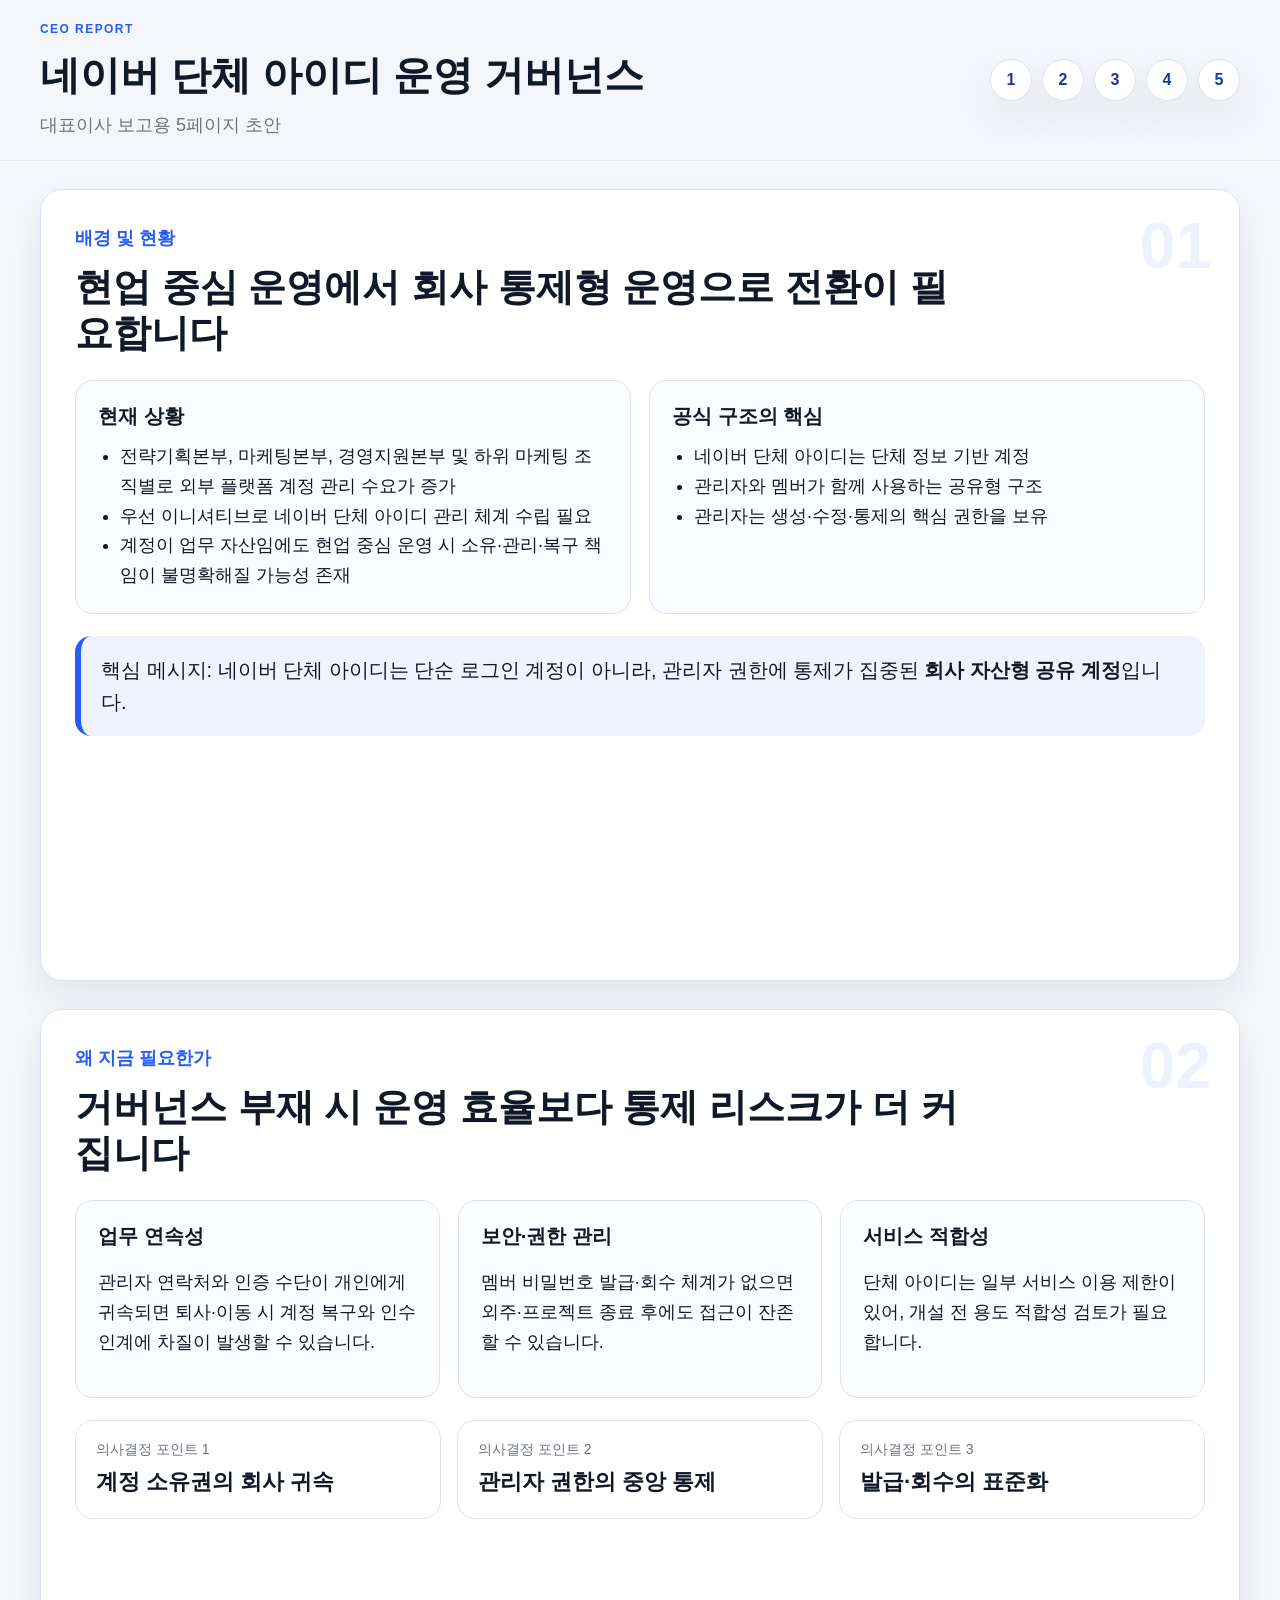
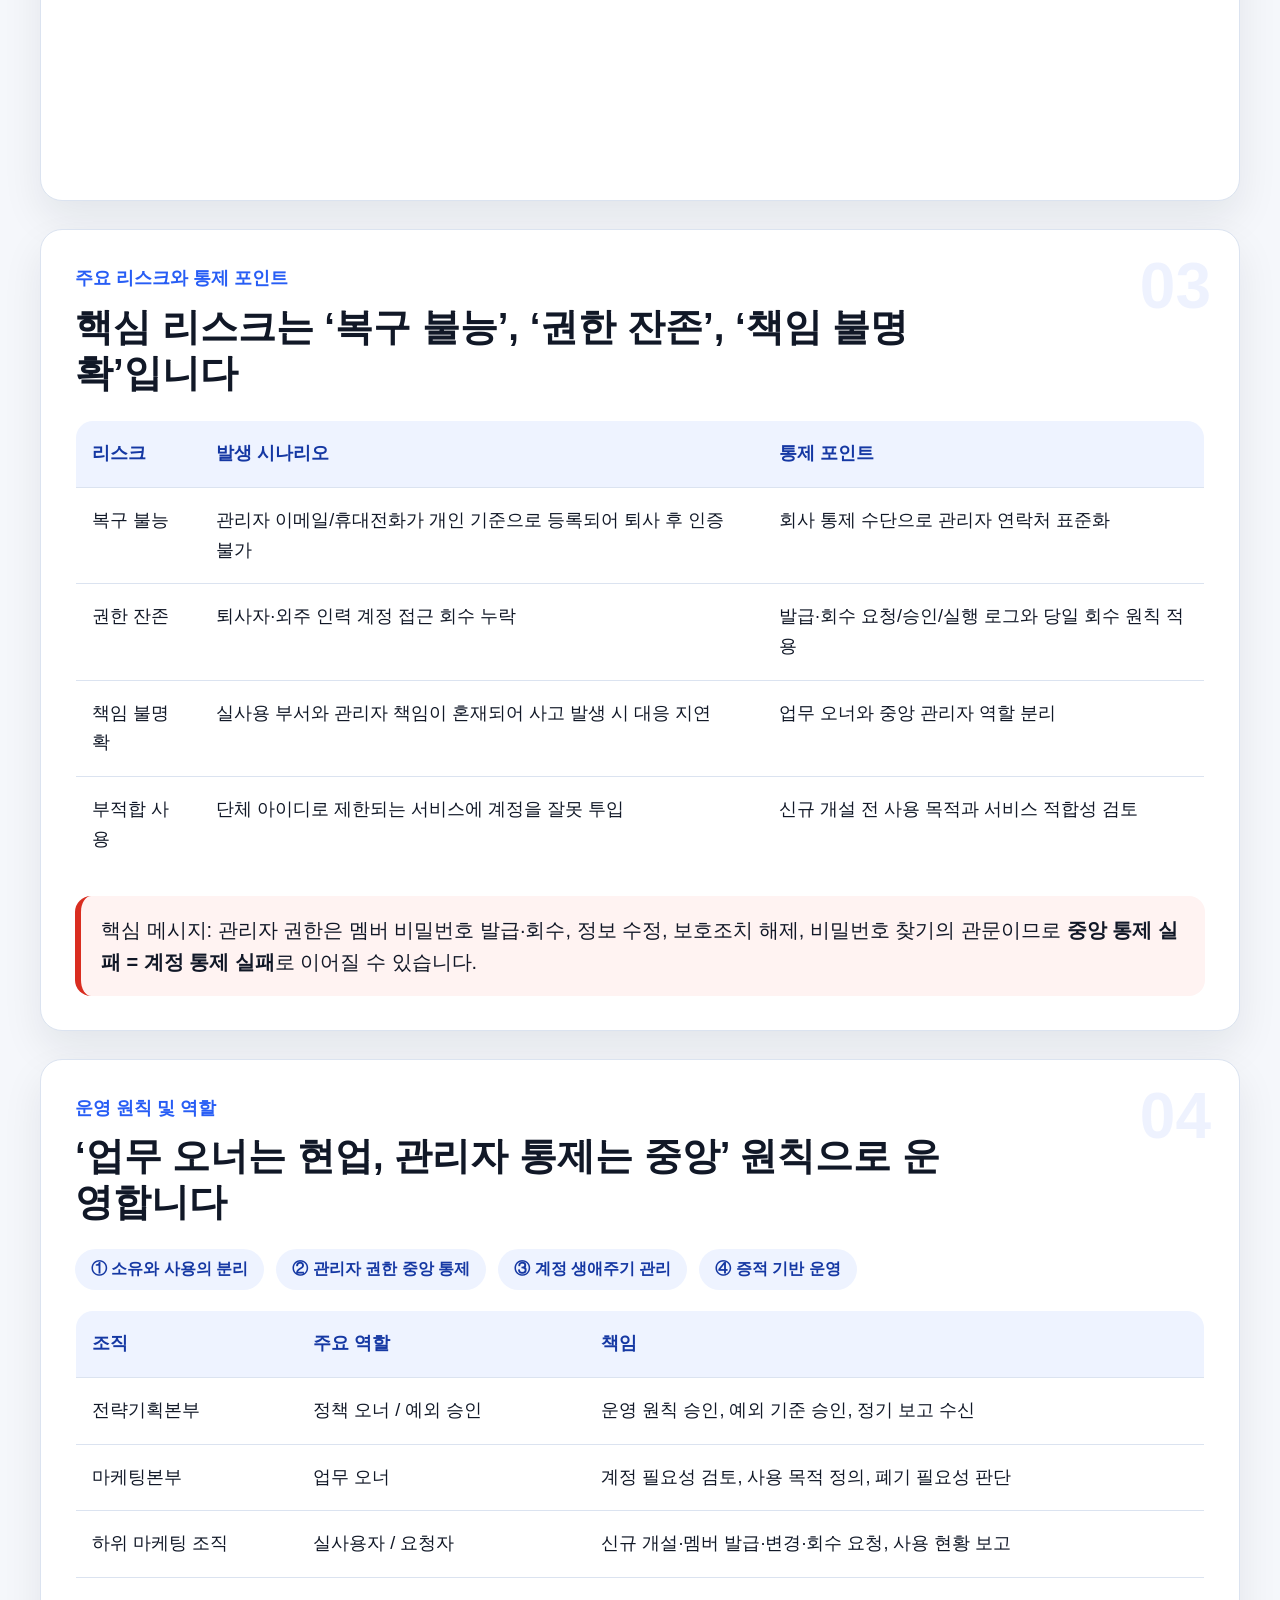
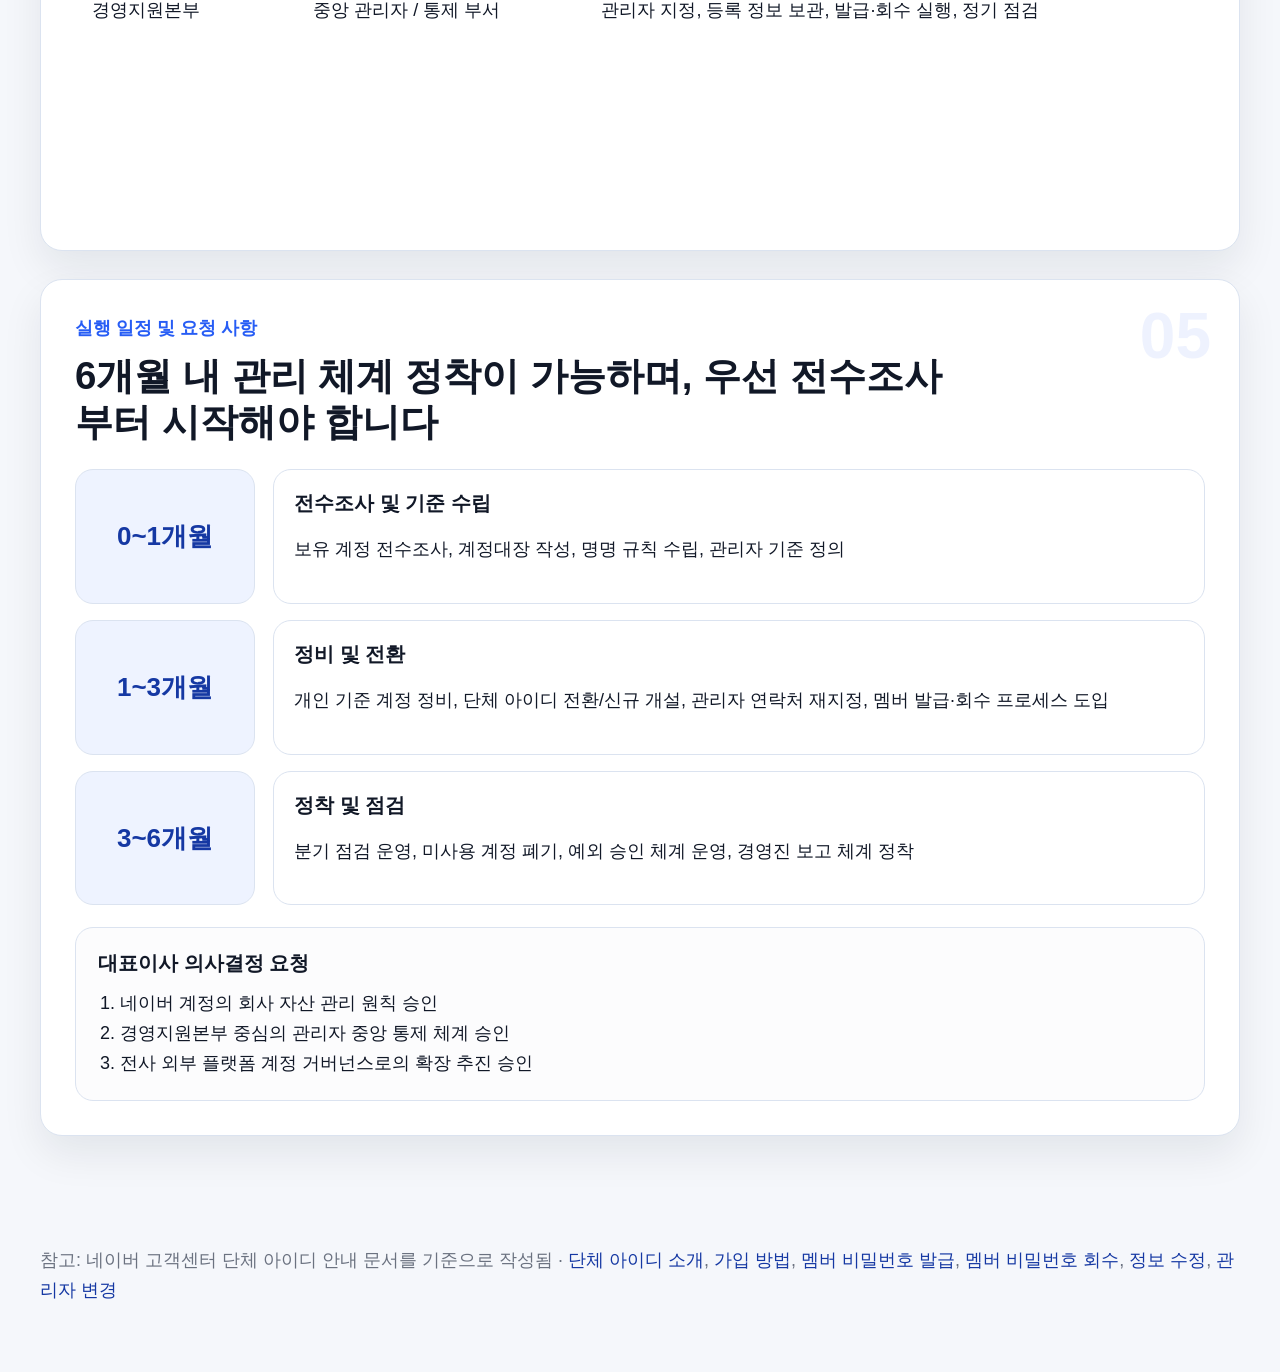
<file: index.html>
<!doctype html>
<html lang="ko">
  <head>
    <meta charset="UTF-8" />
    <meta name="viewport" content="width=device-width, initial-scale=1.0" />
    <title>네이버 단체 아이디 운영 거버넌스 | 대표이사 보고 초안</title>
    <meta name="description" content="네이버 단체 아이디 운영 거버넌스 구축을 위한 대표이사 보고용 5페이지 초안" />
    <link rel="stylesheet" href="./assets/css/style.css" />
  </head>
  <body>
    <header class="topbar">
      <div class="container topbar-inner">
        <div>
          <p class="eyebrow">CEO REPORT</p>
          <h1>네이버 단체 아이디 운영 거버넌스</h1>
          <p class="subtitle">대표이사 보고용 5페이지 초안</p>
        </div>
        <nav class="quick-nav" aria-label="슬라이드 이동">
          <a href="#slide-1">1</a>
          <a href="#slide-2">2</a>
          <a href="#slide-3">3</a>
          <a href="#slide-4">4</a>
          <a href="#slide-5">5</a>
        </nav>
      </div>
    </header>

    <main class="container slides">
      <section id="slide-1" class="slide">
        <div class="slide-no">01</div>
        <div class="slide-body">
          <p class="section-label">배경 및 현황</p>
          <h2>현업 중심 운영에서 회사 통제형 운영으로 전환이 필요합니다</h2>
          <div class="grid two">
            <div class="card">
              <h3>현재 상황</h3>
              <ul>
                <li>전략기획본부, 마케팅본부, 경영지원본부 및 하위 마케팅 조직별로 외부 플랫폼 계정 관리 수요가 증가</li>
                <li>우선 이니셔티브로 네이버 단체 아이디 관리 체계 수립 필요</li>
                <li>계정이 업무 자산임에도 현업 중심 운영 시 소유·관리·복구 책임이 불명확해질 가능성 존재</li>
              </ul>
            </div>
            <div class="card">
              <h3>공식 구조의 핵심</h3>
              <ul>
                <li>네이버 단체 아이디는 단체 정보 기반 계정</li>
                <li>관리자와 멤버가 함께 사용하는 공유형 구조</li>
                <li>관리자는 생성·수정·통제의 핵심 권한을 보유</li>
              </ul>
            </div>
          </div>
          <div class="highlight">
            핵심 메시지: 네이버 단체 아이디는 단순 로그인 계정이 아니라, 관리자 권한에 통제가 집중된 <strong>회사 자산형 공유 계정</strong>입니다.
          </div>
        </div>
      </section>

      <section id="slide-2" class="slide">
        <div class="slide-no">02</div>
        <div class="slide-body">
          <p class="section-label">왜 지금 필요한가</p>
          <h2>거버넌스 부재 시 운영 효율보다 통제 리스크가 더 커집니다</h2>
          <div class="grid three">
            <div class="card">
              <h3>업무 연속성</h3>
              <p>관리자 연락처와 인증 수단이 개인에게 귀속되면 퇴사·이동 시 계정 복구와 인수인계에 차질이 발생할 수 있습니다.</p>
            </div>
            <div class="card">
              <h3>보안·권한 관리</h3>
              <p>멤버 비밀번호 발급·회수 체계가 없으면 외주·프로젝트 종료 후에도 접근이 잔존할 수 있습니다.</p>
            </div>
            <div class="card">
              <h3>서비스 적합성</h3>
              <p>단체 아이디는 일부 서비스 이용 제한이 있어, 개설 전 용도 적합성 검토가 필요합니다.</p>
            </div>
          </div>
          <div class="metric-row">
            <div class="metric">
              <span class="metric-title">의사결정 포인트 1</span>
              <strong>계정 소유권의 회사 귀속</strong>
            </div>
            <div class="metric">
              <span class="metric-title">의사결정 포인트 2</span>
              <strong>관리자 권한의 중앙 통제</strong>
            </div>
            <div class="metric">
              <span class="metric-title">의사결정 포인트 3</span>
              <strong>발급·회수의 표준화</strong>
            </div>
          </div>
        </div>
      </section>

      <section id="slide-3" class="slide">
        <div class="slide-no">03</div>
        <div class="slide-body">
          <p class="section-label">주요 리스크와 통제 포인트</p>
          <h2>핵심 리스크는 ‘복구 불능’, ‘권한 잔존’, ‘책임 불명확’입니다</h2>
          <div class="risk-table-wrap">
            <table class="risk-table">
              <thead>
                <tr>
                  <th>리스크</th>
                  <th>발생 시나리오</th>
                  <th>통제 포인트</th>
                </tr>
              </thead>
              <tbody>
                <tr>
                  <td>복구 불능</td>
                  <td>관리자 이메일/휴대전화가 개인 기준으로 등록되어 퇴사 후 인증 불가</td>
                  <td>회사 통제 수단으로 관리자 연락처 표준화</td>
                </tr>
                <tr>
                  <td>권한 잔존</td>
                  <td>퇴사자·외주 인력 계정 접근 회수 누락</td>
                  <td>발급·회수 요청/승인/실행 로그와 당일 회수 원칙 적용</td>
                </tr>
                <tr>
                  <td>책임 불명확</td>
                  <td>실사용 부서와 관리자 책임이 혼재되어 사고 발생 시 대응 지연</td>
                  <td>업무 오너와 중앙 관리자 역할 분리</td>
                </tr>
                <tr>
                  <td>부적합 사용</td>
                  <td>단체 아이디로 제한되는 서비스에 계정을 잘못 투입</td>
                  <td>신규 개설 전 사용 목적과 서비스 적합성 검토</td>
                </tr>
              </tbody>
            </table>
          </div>
          <div class="highlight danger">
            핵심 메시지: 관리자 권한은 멤버 비밀번호 발급·회수, 정보 수정, 보호조치 해제, 비밀번호 찾기의 관문이므로 <strong>중앙 통제 실패 = 계정 통제 실패</strong>로 이어질 수 있습니다.
          </div>
        </div>
      </section>

      <section id="slide-4" class="slide">
        <div class="slide-no">04</div>
        <div class="slide-body">
          <p class="section-label">운영 원칙 및 역할</p>
          <h2>‘업무 오너는 현업, 관리자 통제는 중앙’ 원칙으로 운영합니다</h2>
          <div class="principles">
            <span>① 소유와 사용의 분리</span>
            <span>② 관리자 권한 중앙 통제</span>
            <span>③ 계정 생애주기 관리</span>
            <span>④ 증적 기반 운영</span>
          </div>
          <div class="risk-table-wrap">
            <table class="risk-table role-table">
              <thead>
                <tr>
                  <th>조직</th>
                  <th>주요 역할</th>
                  <th>책임</th>
                </tr>
              </thead>
              <tbody>
                <tr>
                  <td>전략기획본부</td>
                  <td>정책 오너 / 예외 승인</td>
                  <td>운영 원칙 승인, 예외 기준 승인, 정기 보고 수신</td>
                </tr>
                <tr>
                  <td>마케팅본부</td>
                  <td>업무 오너</td>
                  <td>계정 필요성 검토, 사용 목적 정의, 폐기 필요성 판단</td>
                </tr>
                <tr>
                  <td>하위 마케팅 조직</td>
                  <td>실사용자 / 요청자</td>
                  <td>신규 개설·멤버 발급·변경·회수 요청, 사용 현황 보고</td>
                </tr>
                <tr>
                  <td>경영지원본부</td>
                  <td>중앙 관리자 / 통제 부서</td>
                  <td>관리자 지정, 등록 정보 보관, 발급·회수 실행, 정기 점검</td>
                </tr>
              </tbody>
            </table>
          </div>
        </div>
      </section>

      <section id="slide-5" class="slide">
        <div class="slide-no">05</div>
        <div class="slide-body">
          <p class="section-label">실행 일정 및 요청 사항</p>
          <h2>6개월 내 관리 체계 정착이 가능하며, 우선 전수조사부터 시작해야 합니다</h2>
          <div class="timeline">
            <div class="timeline-item">
              <div class="timeline-period">0~1개월</div>
              <div class="timeline-content">
                <h3>전수조사 및 기준 수립</h3>
                <p>보유 계정 전수조사, 계정대장 작성, 명명 규칙 수립, 관리자 기준 정의</p>
              </div>
            </div>
            <div class="timeline-item">
              <div class="timeline-period">1~3개월</div>
              <div class="timeline-content">
                <h3>정비 및 전환</h3>
                <p>개인 기준 계정 정비, 단체 아이디 전환/신규 개설, 관리자 연락처 재지정, 멤버 발급·회수 프로세스 도입</p>
              </div>
            </div>
            <div class="timeline-item">
              <div class="timeline-period">3~6개월</div>
              <div class="timeline-content">
                <h3>정착 및 점검</h3>
                <p>분기 점검 운영, 미사용 계정 폐기, 예외 승인 체계 운영, 경영진 보고 체계 정착</p>
              </div>
            </div>
          </div>
          <div class="decision-box">
            <h3>대표이사 의사결정 요청</h3>
            <ol>
              <li>네이버 계정의 회사 자산 관리 원칙 승인</li>
              <li>경영지원본부 중심의 관리자 중앙 통제 체계 승인</li>
              <li>전사 외부 플랫폼 계정 거버넌스로의 확장 추진 승인</li>
            </ol>
          </div>
        </div>
      </section>
    </main>

    <footer class="footer container">
      <p>
        참고: 네이버 고객센터 단체 아이디 안내 문서를 기준으로 작성됨 ·
        <a href="https://help.naver.com/service/5640/contents/6431?lang=ko&osType=COMMONOS" target="_blank" rel="noreferrer">단체 아이디 소개</a>,
        <a href="https://help.naver.com/service/5640/contents/6432?lang=ko" target="_blank" rel="noreferrer">가입 방법</a>,
        <a href="https://help.naver.com/service/5640/contents/6440?lang=ko" target="_blank" rel="noreferrer">멤버 비밀번호 발급</a>,
        <a href="https://help.naver.com/service/5640/contents/6436?lang=ko" target="_blank" rel="noreferrer">멤버 비밀번호 회수</a>,
        <a href="https://help.naver.com/service/5640/contents/10180?lang=ko" target="_blank" rel="noreferrer">정보 수정</a>,
        <a href="https://help.naver.com/service/5640/contents/23868?lang=ko" target="_blank" rel="noreferrer">관리자 변경</a>
      </p>
    </footer>

    <script src="./assets/js/main.js"></script>
  </body>
</html>
</file>
<file: assets/css/style.css>
:root {
  --bg: #f5f7fb;
  --surface: #ffffff;
  --surface-2: #eef3ff;
  --text: #111827;
  --muted: #6b7280;
  --line: #dbe3f0;
  --primary: #275df5;
  --primary-dark: #1538a3;
  --danger: #d92d20;
  --shadow: 0 18px 40px rgba(16, 24, 40, 0.08);
  --radius: 22px;
}

* { box-sizing: border-box; }
html { scroll-behavior: smooth; }
body {
  margin: 0;
  font-family: -apple-system, BlinkMacSystemFont, "Segoe UI", Roboto, "Apple SD Gothic Neo", "Noto Sans KR", sans-serif;
  color: var(--text);
  background: linear-gradient(180deg, #eef4ff 0%, var(--bg) 220px);
}

a { color: var(--primary-dark); text-decoration: none; }
a:hover { text-decoration: underline; }

.container {
  width: min(1200px, calc(100vw - 40px));
  margin: 0 auto;
}

.topbar {
  position: sticky;
  top: 0;
  z-index: 20;
  backdrop-filter: blur(12px);
  background: rgba(245, 247, 251, 0.8);
  border-bottom: 1px solid rgba(219, 227, 240, 0.7);
}

.topbar-inner {
  display: flex;
  gap: 20px;
  justify-content: space-between;
  align-items: center;
  padding: 20px 0;
}

.eyebrow {
  margin: 0 0 8px;
  color: var(--primary);
  font-size: 12px;
  font-weight: 800;
  letter-spacing: .12em;
}

h1 {
  margin: 0;
  font-size: clamp(28px, 4vw, 40px);
}

.subtitle {
  margin: 8px 0 0;
  color: var(--muted);
}

.quick-nav {
  display: flex;
  gap: 10px;
  flex-wrap: wrap;
}

.quick-nav a {
  display: inline-flex;
  align-items: center;
  justify-content: center;
  width: 42px;
  height: 42px;
  border-radius: 999px;
  background: var(--surface);
  border: 1px solid var(--line);
  box-shadow: var(--shadow);
  font-weight: 700;
}

.slides {
  padding: 28px 0 64px;
}

.slide {
  position: relative;
  background: var(--surface);
  border: 1px solid var(--line);
  border-radius: var(--radius);
  padding: 34px;
  box-shadow: var(--shadow);
  min-height: 88vh;
  margin-bottom: 28px;
}

.slide-no {
  position: absolute;
  top: 24px;
  right: 28px;
  font-size: 64px;
  line-height: 1;
  font-weight: 900;
  color: rgba(39, 93, 245, 0.08);
  pointer-events: none;
}

.slide-body {
  position: relative;
  z-index: 1;
}

.section-label {
  margin: 0 0 10px;
  color: var(--primary);
  font-weight: 800;
}

h2 {
  margin: 0 0 24px;
  font-size: clamp(28px, 3vw, 42px);
  line-height: 1.2;
  max-width: 900px;
}

h3 {
  margin-top: 0;
  margin-bottom: 12px;
  font-size: 20px;
}

p, li, td, th {
  font-size: 18px;
  line-height: 1.65;
}

ul, ol {
  margin: 0;
  padding-left: 22px;
}

.grid {
  display: grid;
  gap: 18px;
}

.grid.two { grid-template-columns: repeat(2, minmax(0, 1fr)); }
.grid.three { grid-template-columns: repeat(3, minmax(0, 1fr)); }

.card {
  background: #fbfcff;
  border: 1px solid var(--line);
  border-radius: 18px;
  padding: 22px;
}

.highlight {
  margin-top: 22px;
  background: var(--surface-2);
  border-left: 6px solid var(--primary);
  border-radius: 16px;
  padding: 18px 20px;
  font-size: 20px;
  line-height: 1.6;
}

.highlight.danger {
  background: #fff3f2;
  border-left-color: var(--danger);
}

.metric-row {
  display: grid;
  grid-template-columns: repeat(3, minmax(0, 1fr));
  gap: 16px;
  margin-top: 22px;
}

.metric {
  padding: 20px;
  border-radius: 18px;
  background: var(--surface);
  border: 1px solid var(--line);
}

.metric-title {
  display: block;
  color: var(--muted);
  font-size: 14px;
  margin-bottom: 8px;
}

.metric strong {
  font-size: 22px;
  line-height: 1.4;
}

.risk-table-wrap {
  overflow-x: auto;
}

.risk-table {
  width: 100%;
  border-collapse: collapse;
  border-radius: 18px;
  overflow: hidden;
  border: 1px solid var(--line);
}

.risk-table thead th {
  background: #eef3ff;
  color: var(--primary-dark);
  text-align: left;
  font-weight: 800;
}

.risk-table th,
.risk-table td {
  border-bottom: 1px solid var(--line);
  padding: 18px 16px;
  vertical-align: top;
}

.principles {
  display: flex;
  gap: 12px;
  flex-wrap: wrap;
  margin-bottom: 20px;
}

.principles span {
  background: #eef3ff;
  color: var(--primary-dark);
  padding: 10px 16px;
  border-radius: 999px;
  font-weight: 700;
}

.timeline {
  display: grid;
  gap: 16px;
}

.timeline-item {
  display: grid;
  grid-template-columns: 180px 1fr;
  gap: 18px;
  align-items: stretch;
}

.timeline-period,
.timeline-content {
  border: 1px solid var(--line);
  border-radius: 18px;
  background: var(--surface);
  padding: 20px;
}

.timeline-period {
  display: flex;
  align-items: center;
  justify-content: center;
  font-size: 26px;
  font-weight: 800;
  color: var(--primary-dark);
  background: #eef3ff;
}

.decision-box {
  margin-top: 22px;
  padding: 22px;
  border-radius: 18px;
  border: 1px solid var(--line);
  background: #fcfcfd;
}

.footer {
  padding-bottom: 48px;
  color: var(--muted);
}

@media (max-width: 960px) {
  .grid.two, .grid.three, .metric-row, .timeline-item {
    grid-template-columns: 1fr;
  }

  .slide {
    min-height: auto;
    padding: 26px;
  }

  .topbar-inner {
    flex-direction: column;
    align-items: flex-start;
  }
}

@media print {
  .topbar {
    position: static;
    background: transparent;
    border: 0;
  }

  .quick-nav { display: none; }

  .slide {
    box-shadow: none;
    page-break-after: always;
    min-height: auto;
  }
}
</file>
